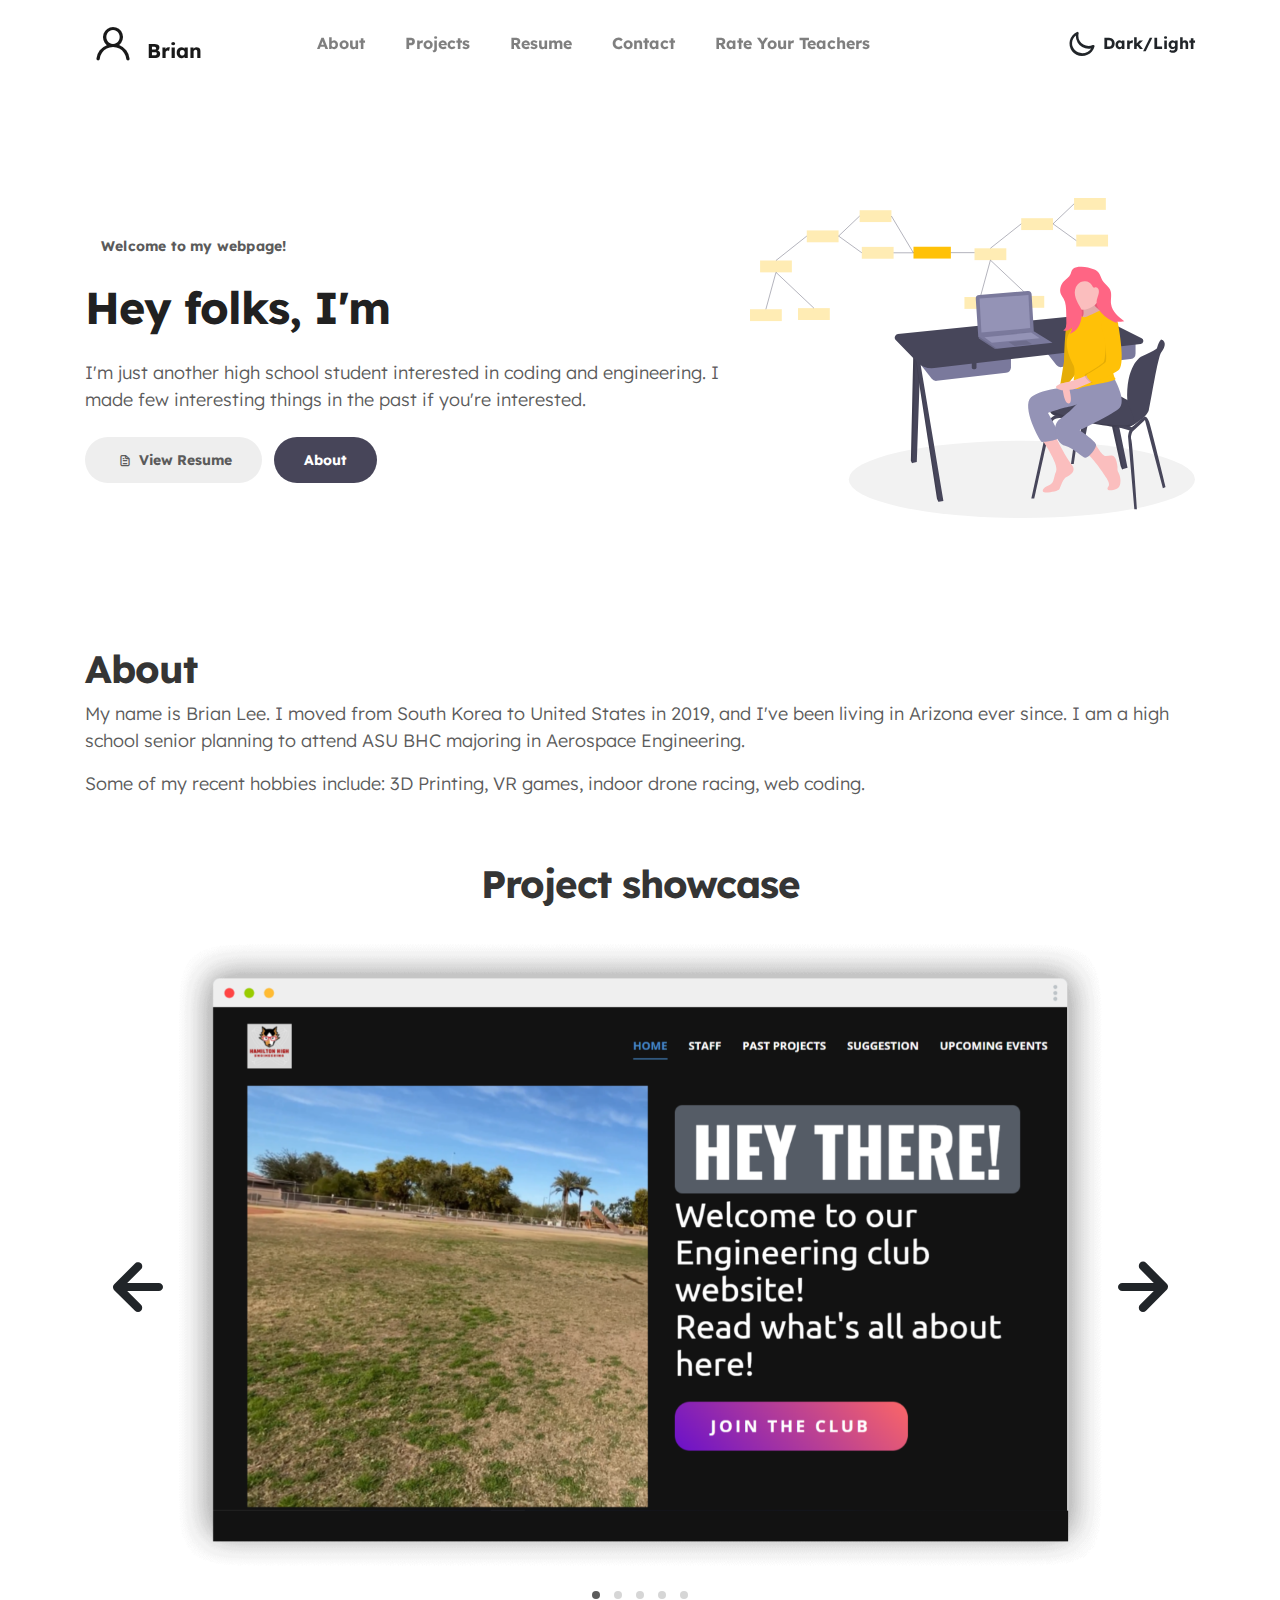
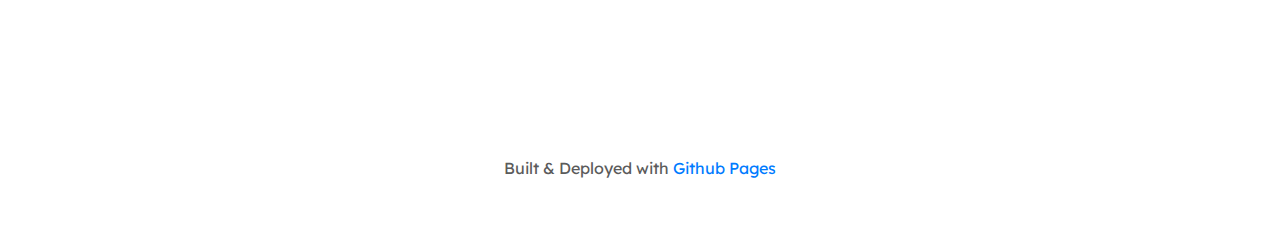
<file: index.html>
<!doctype html>
<html lang="en">
  <head>
    <!-- Shared elements across pages: Head element, nav bar, footer.  -->
	<meta name="robots" content="noindex">
    <meta charset="utf-8">
    <meta name="viewport" content="width=device-width, initial-scale=1, shrink-to-fit=no">
    <meta name="description" content="Useless things that may come in handy">
    <meta name="author" content="Brian; @essy1245 on Github">
    <title>Brian tries coding</title>
    <link rel="stylesheet" href="css/bootstrap.min.css">
    <link rel="stylesheet" href="css/unicons.css">
    <link rel="stylesheet" href="css/owl.carousel.min.css">
    <link rel="stylesheet" href="css/owl.theme.default.min.css">
    <!-- MAIN STYLE -->
    <link rel="stylesheet" href="css/tooplate-style.css">	
	<!-- SUB CSS -->
    <link rel="stylesheet" href="css/custom.css">
  </head>
  <body>

    <!-- MENU -->
    <nav class="navbar navbar-expand-sm navbar-light">
        <div class="container">
            <a class="navbar-brand" href="index.html"><i class='uil uil-user'></i> Brian</a>

            <button class="navbar-toggler" type="button" data-toggle="collapse" data-target="#navbarNav" aria-controls="navbarNav" aria-expanded="false"
                aria-label="Toggle navigation">
                <span class="navbar-toggler-icon"></span>
                <span class="navbar-toggler-icon"></span>
                <span class="navbar-toggler-icon"></span>
            </button>

            <div class="collapse navbar-collapse" id="navbarNav">
                <ul class="navbar-nav mx-auto">
                    <li class="nav-item">
                        <a href="about" class="nav-link"><span data-hover="About">About</span></a>
                    </li>
                    <li class="nav-item">
                        <a href="#project" class="nav-link"><span data-hover="Projects">Projects</span></a>
                    </li>
                    <li class="nav-item">
                        <a href="#resume" class="nav-link"><span data-hover="Resume">Resume</span></a>
                    </li>
                    <li class="nav-item">
                        <a href="#contact" class="nav-link"><span data-hover="Contact">Contact</span></a>
                    </li>
					<li class="nav-item">
                        <a href="teachers" class="nav-link"><span data-hover="Rate Your Teachers">Rate Your Teachers</span></a>
                    </li>					
                </ul>

                <ul class="navbar-nav ml-lg-auto">
                    <div class="ml-lg-4">
                      <div class="color-mode d-lg-flex justify-content-center align-items-center">
                        <i class="color-mode-icon"></i>
                        Dark/Light
                      </div>
                    </div>
                </ul>
            </div>
        </div>
    </nav>

    <!-- ABOUT -->
    <section class="about full-screen d-lg-flex justify-content-center align-items-center" id="about">
        <div class="container">
            <div class="row">
                
                <div class="col-lg-7 col-md-12 col-12 d-flex align-items-center">
                    <div class="about-text">
                        <small class="small-text">Welcome to <span class="mobile-block">my webpage!</span></small>
                        <h1 class="animated animated-text">
                            <span class="mr-2">Hey folks, I'm</span>
                                <div class="animated-info">
                                    <span class="animated-item">Brian Lee</span>
                                    <span class="animated-item">a student</span>
                                    <span class="animated-item">@essy1245</span>
									
                                </div>
                        </h1>

                        <p>I'm just another high school student interested in coding and engineering. I made few interesting things in the past if you're interested. </p>
                        
                        <div class="custom-btn-group mt-4">
                          <a href="#project" class="btn mr-lg-2 custom-btn"><i class='uil uil-file-alt'></i> View Resume</a>
                          <a href="about" class="btn custom-btn custom-btn-bg custom-btn-link">About</a>
                        </div>
                    </div>
                </div>

                <div class="col-lg-5 col-md-12 col-12">
                    <div class="about-image svg">
                        <img src="images/undraw/undraw_software_engineer_lvl5.svg" class="img-fluid" alt="svg image">
                    </div>
                </div>

            </div>
        </div>
    </section>

	<!-- SHORT ABOUT -->
	<section class="container shortabout" id="shortabout">
	
	<h2>About</h2>
	<p>My name is Brian Lee. I moved from South Korea to United States in 2019, and I've been living in Arizona ever since. I am a high school senior planning to attend ASU BHC majoring in Aerospace Engineering.</p><div></div><p>Some of my recent hobbies include: 3D Printing, VR games, indoor drone racing, web coding. </p>
	
	</section>


    <!-- PROJECTS -->
    <section class="project py-5" id="project">
        <div class="container">
                
                <div class="row">
                  <div class="col-lg-11 text-center mx-auto col-12">

                      <div class="col-lg-8 mx-auto">
                        <h2>Project showcase</h2>
                      </div>

                      <div class="owl-carousel owl-theme">
                        <div class="item">
                          <div class="project-info">
                            <img src="images/project/project-image01.png" class="img-fluid" alt="project image">
                          </div>
                        </div>

                        <div class="item">
                          <div class="project-info">
                            <img src="images/project/project-image02.png" class="img-fluid" alt="project image">
                          </div>
                        </div>

                        <div class="item">
                          <div class="project-info">
                            <img src="images/project/project-image03.png" class="img-fluid" alt="project image">
                          </div>
                        </div>

                        <div class="item">
                          <div class="project-info">
                            <img src="images/project/project-image04.png" class="img-fluid" alt="project image">
                          </div>
                        </div>

                        <div class="item">
                          <div class="project-info">
                            <img src="images/project/project-image05.png" class="img-fluid" alt="project image">
                          </div>
                        </div>
                      </div>

                  </div>
                </div>
        </div>
    </section>



   
	



    <!-- FOOTER -->
     <footer class="footer py-5">
          <div class="container">
               <div class="row">

                    <div class="col-lg-12 col-12">                                

                        <p class="copyright-text text-center">Built & Deployed with <a rel="nofollow" href="https://pages.github.com/">Github Pages</a></p>

                    </div>
                    
               </div>
          </div>
     </footer>

    <script src="js/jquery-3.3.1.min.js"></script>
    <script src="js/popper.min.js"></script>
    <script src="js/bootstrap.min.js"></script>
    <script src="js/Headroom.js"></script>
    <script src="js/jQuery.headroom.js"></script>
    <script src="js/owl.carousel.min.js"></script>
    <script src="js/smoothscroll.js"></script>
    <script src="js/custom.js"></script>

  </body>
</html>
</file>
<file: css/unicons.css>
@font-face {
  font-family: 'unicons';
  src: url('../font/unicons.eot?42479262');
  src: url('../font/unicons.eot?42479262#iefix') format('embedded-opentype'),
       url('../font/unicons.woff2?42479262') format('woff2'),
       url('../font/unicons.woff?42479262') format('woff'),
       url('../font/unicons.ttf?42479262') format('truetype'),
       url('../font/unicons.svg?42479262#unicons') format('svg');
  font-weight: normal;
  font-style: normal;
}
/* Chrome hack: SVG is rendered more smooth in Windozze. 100% magic, uncomment if you need it. */
/* Note, that will break hinting! In other OS-es font will be not as sharp as it could be */
/*
@media screen and (-webkit-min-device-pixel-ratio:0) {
  @font-face {
    font-family: 'unicons';
    src: url('../font/unicons.svg?42479262#unicons') format('svg');
  }
}
*/
 
 [class^="uil-"]:before, [class*=" uil-"]:before {
  font-family: "unicons";
  font-style: normal;
  font-weight: normal;
  speak: none;
 
  display: inline-block;
  text-decoration: inherit;
  width: 1em;
  margin-right: .2em;
  text-align: center;
  /* opacity: .8; */
 
  /* For safety - reset parent styles, that can break glyph codes*/
  font-variant: normal;
  text-transform: none;
 
  /* fix buttons height, for twitter bootstrap */
  line-height: 1em;
 
  /* Animation center compensation - margins should be symmetric */
  /* remove if not needed */
  margin-left: .2em;
 
  /* you can be more comfortable with increased icons size */
  /* font-size: 120%; */
 
  /* Font smoothing. That was taken from TWBS */
  -webkit-font-smoothing: antialiased;
  -moz-osx-font-smoothing: grayscale;
 
  /* Uncomment for 3D effect */
  /* text-shadow: 1px 1px 1px rgba(127, 127, 127, 0.3); */
}
 
.uil-abacus:before { content: '\e800'; } /* '' */
.uil-accessible-icon-alt:before { content: '\e801'; } /* '' */
.uil-adjust-alt:before { content: '\e802'; } /* '' */
.uil-adjust-circle:before { content: '\e803'; } /* '' */
.uil-adjust-half:before { content: '\e804'; } /* '' */
.uil-adjust:before { content: '\e805'; } /* '' */
.uil-airplay:before { content: '\e806'; } /* '' */
.uil-align-alt:before { content: '\e807'; } /* '' */
.uil-align-center-alt:before { content: '\e808'; } /* '' */
.uil-align-center-h:before { content: '\e809'; } /* '' */
.uil-align-center-justify:before { content: '\e80a'; } /* '' */
.uil-align-center-v:before { content: '\e80b'; } /* '' */
.uil-align-center:before { content: '\e80c'; } /* '' */
.uil-align-justify:before { content: '\e80d'; } /* '' */
.uil-align-left-justify:before { content: '\e80e'; } /* '' */
.uil-align-left:before { content: '\e80f'; } /* '' */
.uil-align-letter-right:before { content: '\e810'; } /* '' */
.uil-align-right-justify:before { content: '\e811'; } /* '' */
.uil-align-right:before { content: '\e812'; } /* '' */
.uil-align:before { content: '\e813'; } /* '' */
.uil-ambulance:before { content: '\e814'; } /* '' */
.uil-analysis:before { content: '\e815'; } /* '' */
.uil-analytics:before { content: '\e816'; } /* '' */
.uil-anchor:before { content: '\e817'; } /* '' */
.uil-android-phone-slash:before { content: '\e818'; } /* '' */
.uil-angle-double-down:before { content: '\e819'; } /* '' */
.uil-angle-double-left:before { content: '\e81a'; } /* '' */
.uil-angle-double-right:before { content: '\e81b'; } /* '' */
.uil-angle-double-up:before { content: '\e81c'; } /* '' */
.uil-angle-down:before { content: '\e81d'; } /* '' */
.uil-angle-left:before { content: '\e81e'; } /* '' */
.uil-angle-right-b:before { content: '\e81f'; } /* '' */
.uil-angle-right:before { content: '\e820'; } /* '' */
.uil-angle-up:before { content: '\e821'; } /* '' */
.uil-annoyed-alt:before { content: '\e822'; } /* '' */
.uil-annoyed:before { content: '\e823'; } /* '' */
.uil-apps:before { content: '\e824'; } /* '' */
.uil-archive-alt:before { content: '\e825'; } /* '' */
.uil-archive:before { content: '\e826'; } /* '' */
.uil-arrow-break:before { content: '\e827'; } /* '' */
.uil-arrow-circle-down:before { content: '\e828'; } /* '' */
.uil-arrow-circle-left:before { content: '\e829'; } /* '' */
.uil-arrow-circle-right:before { content: '\e82a'; } /* '' */
.uil-arrow-circle-up:before { content: '\e82b'; } /* '' */
.uil-arrow-compress-h:before { content: '\e82c'; } /* '' */
.uil-arrow-down-left:before { content: '\e82d'; } /* '' */
.uil-arrow-down-right:before { content: '\e82e'; } /* '' */
.uil-arrow-down:before { content: '\e82f'; } /* '' */
.uil-arrow-from-right:before { content: '\e830'; } /* '' */
.uil-arrow-from-top:before { content: '\e831'; } /* '' */
.uil-arrow-growth:before { content: '\e832'; } /* '' */
.uil-arrow-left:before { content: '\e833'; } /* '' */
.uil-arrow-random:before { content: '\e834'; } /* '' */
.uil-arrow-resize-diagonal:before { content: '\e835'; } /* '' */
.uil-arrow-right:before { content: '\e836'; } /* '' */
.uil-arrow-to-bottom:before { content: '\e837'; } /* '' */
.uil-arrow-to-right:before { content: '\e838'; } /* '' */
.uil-arrow-up-left:before { content: '\e839'; } /* '' */
.uil-arrow-up-right:before { content: '\e83a'; } /* '' */
.uil-arrow-up:before { content: '\e83b'; } /* '' */
.uil-arrows-h-alt:before { content: '\e83c'; } /* '' */
.uil-arrows-h:before { content: '\e83d'; } /* '' */
.uil-arrows-left-down:before { content: '\e83e'; } /* '' */
.uil-arrows-maximize:before { content: '\e83f'; } /* '' */
.uil-arrows-merge:before { content: '\e840'; } /* '' */
.uil-arrows-resize-h:before { content: '\e841'; } /* '' */
.uil-arrows-resize-v:before { content: '\e842'; } /* '' */
.uil-arrows-resize:before { content: '\e843'; } /* '' */
.uil-arrows-right-down:before { content: '\e844'; } /* '' */
.uil-arrows-shrink-h:before { content: '\e845'; } /* '' */
.uil-arrows-shrink-v:before { content: '\e846'; } /* '' */
.uil-arrows-up-right:before { content: '\e847'; } /* '' */
.uil-arrows-v-alt:before { content: '\e848'; } /* '' */
.uil-arrows-v:before { content: '\e849'; } /* '' */
.uil-at:before { content: '\e84a'; } /* '' */
.uil-atm-card:before { content: '\e84b'; } /* '' */
.uil-atom:before { content: '\e84c'; } /* '' */
.uil-auto-flash:before { content: '\e84d'; } /* '' */
.uil-award-alt:before { content: '\e84e'; } /* '' */
.uil-award:before { content: '\e84f'; } /* '' */
.uil-baby-carriage:before { content: '\e850'; } /* '' */
.uil-backpack:before { content: '\e851'; } /* '' */
.uil-backspace:before { content: '\e852'; } /* '' */
.uil-backward:before { content: '\e853'; } /* '' */
.uil-bag-alt:before { content: '\e854'; } /* '' */
.uil-bag-slash:before { content: '\e855'; } /* '' */
.uil-bag:before { content: '\e856'; } /* '' */
.uil-ball:before { content: '\e857'; } /* '' */
.uil-ban:before { content: '\e858'; } /* '' */
.uil-bars:before { content: '\e859'; } /* '' */
.uil-basketball-hoop:before { content: '\e85a'; } /* '' */
.uil-basketball:before { content: '\e85b'; } /* '' */
.uil-battery-bolt:before { content: '\e85c'; } /* '' */
.uil-battery-empty:before { content: '\e85d'; } /* '' */
.uil-bed-double:before { content: '\e85e'; } /* '' */
.uil-bed:before { content: '\e85f'; } /* '' */
.uil-bell-school:before { content: '\e860'; } /* '' */
.uil-bell-slash:before { content: '\e861'; } /* '' */
.uil-bill:before { content: '\e862'; } /* '' */
.uil-bitcoin-circle:before { content: '\e863'; } /* '' */
.uil-bitcoin:before { content: '\e864'; } /* '' */
.uil-bluetooth-b:before { content: '\e865'; } /* '' */
.uil-bolt-alt:before { content: '\e866'; } /* '' */
.uil-bolt-slash:before { content: '\e867'; } /* '' */
.uil-bolt:before { content: '\e868'; } /* '' */
.uil-book-alt:before { content: '\e869'; } /* '' */
.uil-book-medical:before { content: '\e86a'; } /* '' */
.uil-book-open:before { content: '\e86b'; } /* '' */
.uil-book-reader:before { content: '\e86c'; } /* '' */
.uil-book:before { content: '\e86d'; } /* '' */
.uil-bookmark-full:before { content: '\e86e'; } /* '' */
.uil-bookmark:before { content: '\e86f'; } /* '' */
.uil-books:before { content: '\e870'; } /* '' */
.uil-boombox:before { content: '\e871'; } /* '' */
.uil-border-alt:before { content: '\e872'; } /* '' */
.uil-border-bottom:before { content: '\e873'; } /* '' */
.uil-border-clear:before { content: '\e874'; } /* '' */
.uil-border-horizontal:before { content: '\e875'; } /* '' */
.uil-border-inner:before { content: '\e876'; } /* '' */
.uil-border-left:before { content: '\e877'; } /* '' */
.uil-border-out:before { content: '\e878'; } /* '' */
.uil-border-right:before { content: '\e879'; } /* '' */
.uil-border-top:before { content: '\e87a'; } /* '' */
.uil-border-vertical:before { content: '\e87b'; } /* '' */
.uil-box:before { content: '\e87c'; } /* '' */
.uil-briefcase-alt:before { content: '\e87d'; } /* '' */
.uil-briefcase:before { content: '\e87e'; } /* '' */
.uil-bright:before { content: '\e87f'; } /* '' */
.uil-brightness-empty:before { content: '\e880'; } /* '' */
.uil-brightness-half:before { content: '\e881'; } /* '' */
.uil-brightness-low:before { content: '\e882'; } /* '' */
.uil-brightness-minus:before { content: '\e883'; } /* '' */
.uil-brightness-plus:before { content: '\e884'; } /* '' */
.uil-brightness:before { content: '\e885'; } /* '' */
.uil-bring-bottom:before { content: '\e886'; } /* '' */
.uil-bring-front:before { content: '\e887'; } /* '' */
.uil-brush-alt:before { content: '\e888'; } /* '' */
.uil-bug:before { content: '\e889'; } /* '' */
.uil-building:before { content: '\e88a'; } /* '' */
.uil-bullseye:before { content: '\e88b'; } /* '' */
.uil-bus-alt:before { content: '\e88c'; } /* '' */
.uil-bus-school:before { content: '\e88d'; } /* '' */
.uil-bus:before { content: '\e88e'; } /* '' */
.uil-calcualtor:before { content: '\e88f'; } /* '' */
.uil-calculator-alt:before { content: '\e890'; } /* '' */
.uil-calendar-alt:before { content: '\e891'; } /* '' */
.uil-calendar-slash:before { content: '\e892'; } /* '' */
.uil-calender:before { content: '\e893'; } /* '' */
.uil-calling:before { content: '\e894'; } /* '' */
.uil-camera-plus:before { content: '\e895'; } /* '' */
.uil-camera-slash:before { content: '\e896'; } /* '' */
.uil-camera:before { content: '\e897'; } /* '' */
.uil-cancel:before { content: '\e898'; } /* '' */
.uil-capsule:before { content: '\e899'; } /* '' */
.uil-capture:before { content: '\e89a'; } /* '' */
.uil-car-sideview:before { content: '\e89b'; } /* '' */
.uil-car-slash:before { content: '\e89c'; } /* '' */
.uil-car-wash:before { content: '\e89d'; } /* '' */
.uil-car:before { content: '\e89e'; } /* '' */
.uil-card-atm:before { content: '\e89f'; } /* '' */
.uil-caret-right:before { content: '\e8a0'; } /* '' */
.uil-cart:before { content: '\e8a1'; } /* '' */
.uil-cell:before { content: '\e8a2'; } /* '' */
.uil-celsius:before { content: '\e8a3'; } /* '' */
.uil-chart-bar-alt:before { content: '\e8a4'; } /* '' */
.uil-chart-bar:before { content: '\e8a5'; } /* '' */
.uil-chart-down:before { content: '\e8a6'; } /* '' */
.uil-chart-growth-alt:before { content: '\e8a7'; } /* '' */
.uil-chart-growth:before { content: '\e8a8'; } /* '' */
.uil-chart-line:before { content: '\e8a9'; } /* '' */
.uil-chart-pie-alt:before { content: '\e8aa'; } /* '' */
.uil-chart-pie:before { content: '\e8ab'; } /* '' */
.uil-chart:before { content: '\e8ac'; } /* '' */
.uil-chat-bubble-user:before { content: '\e8ad'; } /* '' */
.uil-chat-info:before { content: '\e8ae'; } /* '' */
.uil-chat:before { content: '\e8af'; } /* '' */
.uil-check-circle:before { content: '\e8b0'; } /* '' */
.uil-check-square:before { content: '\e8b1'; } /* '' */
.uil-check:before { content: '\e8b2'; } /* '' */
.uil-circle-layer:before { content: '\e8b3'; } /* '' */
.uil-circle:before { content: '\e8b4'; } /* '' */
.uil-circuit:before { content: '\e8b5'; } /* '' */
.uil-clapper-board:before { content: '\e8b6'; } /* '' */
.uil-clipboard-alt:before { content: '\e8b7'; } /* '' */
.uil-clipboard-blank:before { content: '\e8b8'; } /* '' */
.uil-clipboard-notes:before { content: '\e8b9'; } /* '' */
.uil-clipboard:before { content: '\e8ba'; } /* '' */
.uil-clock-eight:before { content: '\e8bb'; } /* '' */
.uil-clock-five:before { content: '\e8bc'; } /* '' */
.uil-clock-nine:before { content: '\e8bd'; } /* '' */
.uil-clock-seven:before { content: '\e8be'; } /* '' */
.uil-clock-ten:before { content: '\e8bf'; } /* '' */
.uil-clock-three:before { content: '\e8c0'; } /* '' */
.uil-clock-two:before { content: '\e8c1'; } /* '' */
.uil-clock:before { content: '\e8c2'; } /* '' */
.uil-closed-captioning:before { content: '\e8c3'; } /* '' */
.uil-cloud-block:before { content: '\e8c4'; } /* '' */
.uil-cloud-bookmark:before { content: '\e8c5'; } /* '' */
.uil-cloud-check:before { content: '\e8c6'; } /* '' */
.uil-cloud-computing:before { content: '\e8c7'; } /* '' */
.uil-cloud-data-connection:before { content: '\e8c8'; } /* '' */
.uil-cloud-database-tree:before { content: '\e8c9'; } /* '' */
.uil-cloud-download:before { content: '\e8ca'; } /* '' */
.uil-cloud-drizzle:before { content: '\e8cb'; } /* '' */
.uil-cloud-exclamation:before { content: '\e8cc'; } /* '' */
.uil-cloud-hail:before { content: '\e8cd'; } /* '' */
.uil-cloud-heart:before { content: '\e8ce'; } /* '' */
.uil-cloud-info:before { content: '\e8cf'; } /* '' */
.uil-cloud-lock:before { content: '\e8d0'; } /* '' */
.uil-cloud-meatball:before { content: '\e8d1'; } /* '' */
.uil-cloud-moon-hail:before { content: '\e8d2'; } /* '' */
.uil-cloud-moon-meatball:before { content: '\e8d3'; } /* '' */
.uil-cloud-moon-rain:before { content: '\e8d4'; } /* '' */
.uil-cloud-moon-showers:before { content: '\e8d5'; } /* '' */
.uil-cloud-moon:before { content: '\e8d6'; } /* '' */
.uil-cloud-question:before { content: '\e8d7'; } /* '' */
.uil-cloud-rain-sun:before { content: '\e8d8'; } /* '' */
.uil-cloud-rain:before { content: '\e8d9'; } /* '' */
.uil-cloud-redo:before { content: '\e8da'; } /* '' */
.uil-cloud-set:before { content: '\e8db'; } /* '' */
.uil-cloud-share:before { content: '\e8dc'; } /* '' */
.uil-cloud-shield:before { content: '\e8dd'; } /* '' */
.uil-cloud-showers-alt:before { content: '\e8de'; } /* '' */
.uil-cloud-showers-heavy:before { content: '\e8df'; } /* '' */
.uil-cloud-showers:before { content: '\e8e0'; } /* '' */
.uil-cloud-slash:before { content: '\e8e1'; } /* '' */
.uil-cloud-sun-hail:before { content: '\e8e2'; } /* '' */
.uil-cloud-sun-meatball:before { content: '\e8e3'; } /* '' */
.uil-cloud-sun-rain-alt:before { content: '\e8e4'; } /* '' */
.uil-cloud-sun-rain:before { content: '\e8e5'; } /* '' */
.uil-cloud-sun-tear:before { content: '\e8e6'; } /* '' */
.uil-cloud-sun:before { content: '\e8e7'; } /* '' */
.uil-cloud-times:before { content: '\e8e8'; } /* '' */
.uil-cloud-unlock:before { content: '\e8e9'; } /* '' */
.uil-cloud-upload:before { content: '\e8ea'; } /* '' */
.uil-cloud-wifi:before { content: '\e8eb'; } /* '' */
.uil-cloud-wind:before { content: '\e8ec'; } /* '' */
.uil-cloud:before { content: '\e8ed'; } /* '' */
.uil-clouds:before { content: '\e8ee'; } /* '' */
.uil-club:before { content: '\e8ef'; } /* '' */
.uil-code:before { content: '\e8f0'; } /* '' */
.uil-coffee:before { content: '\e8f1'; } /* '' */
.uil-cog:before { content: '\e8f2'; } /* '' */
.uil-coins:before { content: '\e8f3'; } /* '' */
.uil-columns:before { content: '\e8f4'; } /* '' */
.uil-comment-alt-block:before { content: '\e8f5'; } /* '' */
.uil-comment-alt-chart-lines:before { content: '\e8f6'; } /* '' */
.uil-comment-alt-check:before { content: '\e8f7'; } /* '' */
.uil-comment-alt-dots:before { content: '\e8f8'; } /* '' */
.uil-comment-alt-download:before { content: '\e8f9'; } /* '' */
.uil-comment-alt-edit:before { content: '\e8fa'; } /* '' */
.uil-comment-alt-exclamation:before { content: '\e8fb'; } /* '' */
.uil-comment-alt-heart:before { content: '\e8fc'; } /* '' */
.uil-comment-alt-image:before { content: '\e8fd'; } /* '' */
.uil-comment-alt-info:before { content: '\e8fe'; } /* '' */
.uil-comment-alt-lines:before { content: '\e8ff'; } /* '' */
.uil-comment-alt-lock:before { content: '\e900'; } /* '' */
.uil-comment-alt-medical:before { content: '\e901'; } /* '' */
.uil-comment-alt-message:before { content: '\e902'; } /* '' */
.uil-comment-alt-notes:before { content: '\e903'; } /* '' */
.uil-comment-alt-plus:before { content: '\e904'; } /* '' */
.uil-comment-alt-question:before { content: '\e905'; } /* '' */
.uil-comment-alt-redo:before { content: '\e906'; } /* '' */
.uil-comment-alt-search:before { content: '\e907'; } /* '' */
.uil-comment-alt-share:before { content: '\e908'; } /* '' */
.uil-comment-alt-shield:before { content: '\e909'; } /* '' */
.uil-comment-alt-upload:before { content: '\e90a'; } /* '' */
.uil-comment-alt-verify:before { content: '\e90b'; } /* '' */
.uil-comment-alt:before { content: '\e90c'; } /* '' */
.uil-comment-block:before { content: '\e90d'; } /* '' */
.uil-comment-chart-line:before { content: '\e90e'; } /* '' */
.uil-comment-check:before { content: '\e90f'; } /* '' */
.uil-comment-dots:before { content: '\e910'; } /* '' */
.uil-comment-download:before { content: '\e911'; } /* '' */
.uil-comment-edit:before { content: '\e912'; } /* '' */
.uil-comment-exclamation:before { content: '\e913'; } /* '' */
.uil-comment-heart:before { content: '\e914'; } /* '' */
.uil-comment-image:before { content: '\e915'; } /* '' */
.uil-comment-info-alt:before { content: '\e916'; } /* '' */
.uil-comment-info:before { content: '\e917'; } /* '' */
.uil-comment-lines:before { content: '\e918'; } /* '' */
.uil-comment-lock:before { content: '\e919'; } /* '' */
.uil-comment-medical:before { content: '\e91a'; } /* '' */
.uil-comment-message:before { content: '\e91b'; } /* '' */
.uil-comment-notes:before { content: '\e91c'; } /* '' */
.uil-comment-plus:before { content: '\e91d'; } /* '' */
.uil-comment-question:before { content: '\e91e'; } /* '' */
.uil-comment-redo:before { content: '\e91f'; } /* '' */
.uil-comment-search:before { content: '\e920'; } /* '' */
.uil-comment-share:before { content: '\e921'; } /* '' */
.uil-comment-shield:before { content: '\e922'; } /* '' */
.uil-comment-slash:before { content: '\e923'; } /* '' */
.uil-comment-upload:before { content: '\e924'; } /* '' */
.uil-comment-verify:before { content: '\e925'; } /* '' */
.uil-comment:before { content: '\e926'; } /* '' */
.uil-comments-alt:before { content: '\e927'; } /* '' */
.uil-comments:before { content: '\e928'; } /* '' */
.uil-commnet-alt-slash:before { content: '\e929'; } /* '' */
.uil-compact-disc:before { content: '\e92a'; } /* '' */
.uil-compass:before { content: '\e92b'; } /* '' */
.uil-compress-alt-left:before { content: '\e92c'; } /* '' */
.uil-compress-alt:before { content: '\e92d'; } /* '' */
.uil-compress-arrows:before { content: '\e92e'; } /* '' */
.uil-compress-lines:before { content: '\e92f'; } /* '' */
.uil-compress-point:before { content: '\e930'; } /* '' */
.uil-compress-v:before { content: '\e931'; } /* '' */
.uil-compress:before { content: '\e932'; } /* '' */
.uil-computer-mouse:before { content: '\e933'; } /* '' */
.uil-confused:before { content: '\e934'; } /* '' */
.uil-constructor:before { content: '\e935'; } /* '' */
.uil-copy-alt:before { content: '\e936'; } /* '' */
.uil-copy-landscape:before { content: '\e937'; } /* '' */
.uil-copy:before { content: '\e938'; } /* '' */
.uil-copyright:before { content: '\e939'; } /* '' */
.uil-corner-down-left:before { content: '\e93a'; } /* '' */
.uil-corner-down-right-alt:before { content: '\e93b'; } /* '' */
.uil-corner-down-right:before { content: '\e93c'; } /* '' */
.uil-corner-left-down:before { content: '\e93d'; } /* '' */
.uil-corner-right-down:before { content: '\e93e'; } /* '' */
.uil-corner-up-left-alt:before { content: '\e93f'; } /* '' */
.uil-corner-up-left:before { content: '\e940'; } /* '' */
.uil-corner-up-right-alt:before { content: '\e941'; } /* '' */
.uil-corner-up-right:before { content: '\e942'; } /* '' */
.uil-creative-commons-pd-alt:before { content: '\e943'; } /* '' */
.uil-creative-commons-pd:before { content: '\e944'; } /* '' */
.uil-crockery:before { content: '\e945'; } /* '' */
.uil-crop-alt-rotate-left:before { content: '\e946'; } /* '' */
.uil-crop-alt-rotate-right:before { content: '\e947'; } /* '' */
.uil-crop-alt:before { content: '\e948'; } /* '' */
.uil-crosshair-alt:before { content: '\e949'; } /* '' */
.uil-crosshair:before { content: '\e94a'; } /* '' */
.uil-crosshairs:before { content: '\e94b'; } /* '' */
.uil-cube:before { content: '\e94c'; } /* '' */
.uil-data-sharing:before { content: '\e94d'; } /* '' */
.uil-database-alt:before { content: '\e94e'; } /* '' */
.uil-database:before { content: '\e94f'; } /* '' */
.uil-desert:before { content: '\e950'; } /* '' */
.uil-desktop-alt-slash:before { content: '\e951'; } /* '' */
.uil-desktop-alt:before { content: '\e952'; } /* '' */
.uil-desktop-cloud-alt:before { content: '\e953'; } /* '' */
.uil-desktop-slash:before { content: '\e954'; } /* '' */
.uil-desktop:before { content: '\e955'; } /* '' */
.uil-dialpad-alt:before { content: '\e956'; } /* '' */
.uil-dialpad:before { content: '\e957'; } /* '' */
.uil-diamond:before { content: '\e958'; } /* '' */
.uil-diary-alt:before { content: '\e959'; } /* '' */
.uil-diary:before { content: '\e95a'; } /* '' */
.uil-dice-five:before { content: '\e95b'; } /* '' */
.uil-dice-four:before { content: '\e95c'; } /* '' */
.uil-dice-one:before { content: '\e95d'; } /* '' */
.uil-dice-six:before { content: '\e95e'; } /* '' */
.uil-dice-three:before { content: '\e95f'; } /* '' */
.uil-dice-two:before { content: '\e960'; } /* '' */
.uil-direction:before { content: '\e961'; } /* '' */
.uil-directions:before { content: '\e962'; } /* '' */
.uil-dizzy-meh:before { content: '\e963'; } /* '' */
.uil-dna:before { content: '\e964'; } /* '' */
.uil-document-layout-center:before { content: '\e965'; } /* '' */
.uil-document-layout-left:before { content: '\e966'; } /* '' */
.uil-document-layout-right:before { content: '\e967'; } /* '' */
.uil-document:before { content: '\e968'; } /* '' */
.uil-dollar-alt:before { content: '\e969'; } /* '' */
.uil-dollar-sign-alt:before { content: '\e96a'; } /* '' */
.uil-dollar-sign:before { content: '\e96b'; } /* '' */
.uil-down-arrow:before { content: '\e96c'; } /* '' */
.uil-download-alt:before { content: '\e96d'; } /* '' */
.uil-dribbble:before { content: '\e96e'; } /* '' */
.uil-drill:before { content: '\e96f'; } /* '' */
.uil-dropbox:before { content: '\e970'; } /* '' */
.uil-dumbbell:before { content: '\e971'; } /* '' */
.uil-edit-alt:before { content: '\e972'; } /* '' */
.uil-edit:before { content: '\e973'; } /* '' */
.uil-ellipsis-h:before { content: '\e974'; } /* '' */
.uil-ellipsis-v:before { content: '\e975'; } /* '' */
.uil-emoji:before { content: '\e976'; } /* '' */
.uil-enter:before { content: '\e977'; } /* '' */
.uil-entry:before { content: '\e978'; } /* '' */
.uil-envelope-add:before { content: '\e979'; } /* '' */
.uil-envelope-alt:before { content: '\e97a'; } /* '' */
.uil-envelope-block:before { content: '\e97b'; } /* '' */
.uil-envelope-bookmark:before { content: '\e97c'; } /* '' */
.uil-envelope-check:before { content: '\e97d'; } /* '' */
.uil-envelope-download-alt:before { content: '\e97e'; } /* '' */
.uil-envelope-download:before { content: '\e97f'; } /* '' */
.uil-envelope-edit:before { content: '\e980'; } /* '' */
.uil-envelope-exclamation:before { content: '\e981'; } /* '' */
.uil-envelope-heart:before { content: '\e982'; } /* '' */
.uil-envelope-info:before { content: '\e983'; } /* '' */
.uil-envelope-lock:before { content: '\e984'; } /* '' */
.uil-envelope-minus:before { content: '\e985'; } /* '' */
.uil-envelope-open:before { content: '\e986'; } /* '' */
.uil-envelope-question:before { content: '\e987'; } /* '' */
.uil-envelope-receive:before { content: '\e988'; } /* '' */
.uil-envelope-redo:before { content: '\e989'; } /* '' */
.uil-envelope-search:before { content: '\e98a'; } /* '' */
.uil-envelope-send:before { content: '\e98b'; } /* '' */
.uil-envelope-share:before { content: '\e98c'; } /* '' */
.uil-envelope-shield:before { content: '\e98d'; } /* '' */
.uil-envelope-star:before { content: '\e98e'; } /* '' */
.uil-envelope-times:before { content: '\e98f'; } /* '' */
.uil-envelope-upload-alt:before { content: '\e990'; } /* '' */
.uil-envelope-upload:before { content: '\e991'; } /* '' */
.uil-envelope:before { content: '\e992'; } /* '' */
.uil-envelopes:before { content: '\e993'; } /* '' */
.uil-equal-circle:before { content: '\e994'; } /* '' */
.uil-euro-circle:before { content: '\e995'; } /* '' */
.uil-euro:before { content: '\e996'; } /* '' */
.uil-exchange-alt:before { content: '\e997'; } /* '' */
.uil-exchange:before { content: '\e998'; } /* '' */
.uil-exclamation-circle:before { content: '\e999'; } /* '' */
.uil-exclamation-octagon:before { content: '\e99a'; } /* '' */
.uil-exclamation-triangle:before { content: '\e99b'; } /* '' */
.uil-exclude:before { content: '\e99c'; } /* '' */
.uil-exit:before { content: '\e99d'; } /* '' */
.uil-expand-alt:before { content: '\e99e'; } /* '' */
.uil-expand-arrows-alt:before { content: '\e99f'; } /* '' */
.uil-expand-arrows:before { content: '\e9a0'; } /* '' */
.uil-expand-from-corner:before { content: '\e9a1'; } /* '' */
.uil-expand-left:before { content: '\e9a2'; } /* '' */
.uil-export:before { content: '\e9a3'; } /* '' */
.uil-exposure-alt:before { content: '\e9a4'; } /* '' */
.uil-exposure-increase:before { content: '\e9a5'; } /* '' */
.uil-external-link-alt:before { content: '\e9a6'; } /* '' */
.uil-eye-slash:before { content: '\e9a7'; } /* '' */
.uil-eye:before { content: '\e9a8'; } /* '' */
.uil-facebook:before { content: '\e9a9'; } /* '' */
.uil-fahrenheit:before { content: '\e9aa'; } /* '' */
.uil-fast-mail-alt:before { content: '\e9ab'; } /* '' */
.uil-fast-mail:before { content: '\e9ac'; } /* '' */
.uil-favorite:before { content: '\e9ad'; } /* '' */
.uil-feedback:before { content: '\e9ae'; } /* '' */
.uil-file-alt:before { content: '\e9af'; } /* '' */
.uil-file-blank:before { content: '\e9b0'; } /* '' */
.uil-file-block-alt:before { content: '\e9b1'; } /* '' */
.uil-file-bookmark-alt:before { content: '\e9b2'; } /* '' */
.uil-file-check-alt:before { content: '\e9b3'; } /* '' */
.uil-file-check:before { content: '\e9b4'; } /* '' */
.uil-file-contract-dollar:before { content: '\e9b5'; } /* '' */
.uil-file-copy-alt:before { content: '\e9b6'; } /* '' */
.uil-file-download-alt:before { content: '\e9b7'; } /* '' */
.uil-file-download:before { content: '\e9b8'; } /* '' */
.uil-file-edit-alt:before { content: '\e9b9'; } /* '' */
.uil-file-exclamation-alt:before { content: '\e9ba'; } /* '' */
.uil-file-exclamation:before { content: '\e9bb'; } /* '' */
.uil-file-heart:before { content: '\e9bc'; } /* '' */
.uil-file-info-alt:before { content: '\e9bd'; } /* '' */
.uil-file-landscape-alt:before { content: '\e9be'; } /* '' */
.uil-file-landscape:before { content: '\e9bf'; } /* '' */
.uil-file-lanscape-slash:before { content: '\e9c0'; } /* '' */
.uil-file-lock-alt:before { content: '\e9c1'; } /* '' */
.uil-file-medical-alt:before { content: '\e9c2'; } /* '' */
.uil-file-medical:before { content: '\e9c3'; } /* '' */
.uil-file-minus-alt:before { content: '\e9c4'; } /* '' */
.uil-file-minus:before { content: '\e9c5'; } /* '' */
.uil-file-network:before { content: '\e9c6'; } /* '' */
.uil-file-plus-alt:before { content: '\e9c7'; } /* '' */
.uil-file-plus:before { content: '\e9c8'; } /* '' */
.uil-file-question-alt:before { content: '\e9c9'; } /* '' */
.uil-file-question:before { content: '\e9ca'; } /* '' */
.uil-file-redo-alt:before { content: '\e9cb'; } /* '' */
.uil-file-search-alt:before { content: '\e9cc'; } /* '' */
.uil-file-share-alt:before { content: '\e9cd'; } /* '' */
.uil-file-shield-alt:before { content: '\e9ce'; } /* '' */
.uil-file-slash:before { content: '\e9cf'; } /* '' */
.uil-file-times-alt:before { content: '\e9d0'; } /* '' */
.uil-file-times:before { content: '\e9d1'; } /* '' */
.uil-file-upload-alt:before { content: '\e9d2'; } /* '' */
.uil-file-upload:before { content: '\e9d3'; } /* '' */
.uil-file:before { content: '\e9d4'; } /* '' */
.uil-files-landscapes-alt:before { content: '\e9d5'; } /* '' */
.uil-files-landscapes:before { content: '\e9d6'; } /* '' */
.uil-film:before { content: '\e9d7'; } /* '' */
.uil-filter-slash:before { content: '\e9d8'; } /* '' */
.uil-filter:before { content: '\e9d9'; } /* '' */
.uil-flask-potion:before { content: '\e9da'; } /* '' */
.uil-flask:before { content: '\e9db'; } /* '' */
.uil-flip-h-alt:before { content: '\e9dc'; } /* '' */
.uil-flip-h:before { content: '\e9dd'; } /* '' */
.uil-flip-v-alt:before { content: '\e9de'; } /* '' */
.uil-flip-v:before { content: '\e9df'; } /* '' */
.uil-flower:before { content: '\e9e0'; } /* '' */
.uil-focus-add:before { content: '\e9e1'; } /* '' */
.uil-focus-target:before { content: '\e9e2'; } /* '' */
.uil-focus:before { content: '\e9e3'; } /* '' */
.uil-folder-check:before { content: '\e9e4'; } /* '' */
.uil-folder-download:before { content: '\e9e5'; } /* '' */
.uil-folder-exclamation:before { content: '\e9e6'; } /* '' */
.uil-folder-heart:before { content: '\e9e7'; } /* '' */
.uil-folder-info:before { content: '\e9e8'; } /* '' */
.uil-folder-lock:before { content: '\e9e9'; } /* '' */
.uil-folder-medical:before { content: '\e9ea'; } /* '' */
.uil-folder-minus:before { content: '\e9eb'; } /* '' */
.uil-folder-network:before { content: '\e9ec'; } /* '' */
.uil-folder-plus:before { content: '\e9ed'; } /* '' */
.uil-folder-question:before { content: '\e9ee'; } /* '' */
.uil-folder-slash:before { content: '\e9ef'; } /* '' */
.uil-folder-times:before { content: '\e9f0'; } /* '' */
.uil-folder-upload:before { content: '\e9f1'; } /* '' */
.uil-folder:before { content: '\e9f2'; } /* '' */
.uil-food:before { content: '\e9f3'; } /* '' */
.uil-football-american:before { content: '\e9f4'; } /* '' */
.uil-football-ball:before { content: '\e9f5'; } /* '' */
.uil-football:before { content: '\e9f6'; } /* '' */
.uil-forecastcloud-moon-tear:before { content: '\e9f7'; } /* '' */
.uil-forwaded-call:before { content: '\e9f8'; } /* '' */
.uil-forward:before { content: '\e9f9'; } /* '' */
.uil-frown:before { content: '\e9fa'; } /* '' */
.uil-game-structure:before { content: '\e9fb'; } /* '' */
.uil-game:before { content: '\e9fc'; } /* '' */
.uil-gift:before { content: '\e9fd'; } /* '' */
.uil-glass-martini-alt-slash:before { content: '\e9fe'; } /* '' */
.uil-glass-martini-alt:before { content: '\e9ff'; } /* '' */
.uil-glass-martini:before { content: '\ea00'; } /* '' */
.uil-glass-tea:before { content: '\ea01'; } /* '' */
.uil-glass:before { content: '\ea02'; } /* '' */
.uil-globe:before { content: '\ea03'; } /* '' */
.uil-gold:before { content: '\ea04'; } /* '' */
.uil-google-drive:before { content: '\ea05'; } /* '' */
.uil-graduation-hat:before { content: '\ea06'; } /* '' */
.uil-graph-bar:before { content: '\ea07'; } /* '' */
.uil-grid:before { content: '\ea08'; } /* '' */
.uil-grids:before { content: '\ea09'; } /* '' */
.uil-grin-tongue-wink-alt:before { content: '\ea0a'; } /* '' */
.uil-grin-tongue-wink:before { content: '\ea0b'; } /* '' */
.uil-grin:before { content: '\ea0c'; } /* '' */
.uil-grip-horizontal-line:before { content: '\ea0d'; } /* '' */
.uil-hdd:before { content: '\ea0e'; } /* '' */
.uil-headphones-alt:before { content: '\ea0f'; } /* '' */
.uil-headphones:before { content: '\ea10'; } /* '' */
.uil-heart-alt:before { content: '\ea11'; } /* '' */
.uil-heart-medical:before { content: '\ea12'; } /* '' */
.uil-heart-rate:before { content: '\ea13'; } /* '' */
.uil-heart-sign:before { content: '\ea14'; } /* '' */
.uil-heart:before { content: '\ea15'; } /* '' */
.uil-heartbeat:before { content: '\ea16'; } /* '' */
.uil-history-alt:before { content: '\ea17'; } /* '' */
.uil-history:before { content: '\ea18'; } /* '' */
.uil-home-alt:before { content: '\ea19'; } /* '' */
.uil-home:before { content: '\ea1a'; } /* '' */
.uil-horizontal-align-center:before { content: '\ea1b'; } /* '' */
.uil-horizontal-align-left:before { content: '\ea1c'; } /* '' */
.uil-horizontal-align-right:before { content: '\ea1d'; } /* '' */
.uil-horizontal-distribution-center:before { content: '\ea1e'; } /* '' */
.uil-horizontal-distribution-left:before { content: '\ea1f'; } /* '' */
.uil-horizontal-distribution-right:before { content: '\ea20'; } /* '' */
.uil-hunting:before { content: '\ea21'; } /* '' */
.uil-image-alt-slash:before { content: '\ea22'; } /* '' */
.uil-image-block:before { content: '\ea23'; } /* '' */
.uil-image-broken:before { content: '\ea24'; } /* '' */
.uil-image-check:before { content: '\ea25'; } /* '' */
.uil-image-download:before { content: '\ea26'; } /* '' */
.uil-image-edit:before { content: '\ea27'; } /* '' */
.uil-image-lock:before { content: '\ea28'; } /* '' */
.uil-image-minus:before { content: '\ea29'; } /* '' */
.uil-image-plus:before { content: '\ea2a'; } /* '' */
.uil-image-question:before { content: '\ea2b'; } /* '' */
.uil-image-redo:before { content: '\ea2c'; } /* '' */
.uil-image-resize-landscape:before { content: '\ea2d'; } /* '' */
.uil-image-resize-square:before { content: '\ea2e'; } /* '' */
.uil-image-search:before { content: '\ea2f'; } /* '' */
.uil-image-share:before { content: '\ea30'; } /* '' */
.uil-image-shield:before { content: '\ea31'; } /* '' */
.uil-image-slash:before { content: '\ea32'; } /* '' */
.uil-image-times:before { content: '\ea33'; } /* '' */
.uil-image-upload:before { content: '\ea34'; } /* '' */
.uil-image-v:before { content: '\ea35'; } /* '' */
.uil-image:before { content: '\ea36'; } /* '' */
.uil-images:before { content: '\ea37'; } /* '' */
.uil-incoming-call:before { content: '\ea38'; } /* '' */
.uil-info-circle:before { content: '\ea39'; } /* '' */
.uil-instagram:before { content: '\ea3a'; } /* '' */
.uil-invoice:before { content: '\ea3b'; } /* '' */
.uil-jackhammer:before { content: '\ea3c'; } /* '' */
.uil-kayak:before { content: '\ea3d'; } /* '' */
.uil-key-skeleton-alt:before { content: '\ea3e'; } /* '' */
.uil-key-skeleton:before { content: '\ea3f'; } /* '' */
.uil-keyboard-alt:before { content: '\ea40'; } /* '' */
.uil-keyboard-hide:before { content: '\ea41'; } /* '' */
.uil-keyboard-show:before { content: '\ea42'; } /* '' */
.uil-keyboard:before { content: '\ea43'; } /* '' */
.uil-keyhole-circle:before { content: '\ea44'; } /* '' */
.uil-keyhole-square-full:before { content: '\ea45'; } /* '' */
.uil-keyhole-square:before { content: '\ea46'; } /* '' */
.uil-kid:before { content: '\ea47'; } /* '' */
.uil-label-alt:before { content: '\ea48'; } /* '' */
.uil-label:before { content: '\ea49'; } /* '' */
.uil-lamp:before { content: '\ea4a'; } /* '' */
.uil-laptop-cloud:before { content: '\ea4b'; } /* '' */
.uil-laptop:before { content: '\ea4c'; } /* '' */
.uil-laughing:before { content: '\ea4d'; } /* '' */
.uil-layer-group-slash:before { content: '\ea4e'; } /* '' */
.uil-layer-group:before { content: '\ea4f'; } /* '' */
.uil-layers-alt:before { content: '\ea50'; } /* '' */
.uil-layers-slash:before { content: '\ea51'; } /* '' */
.uil-layers:before { content: '\ea52'; } /* '' */
.uil-left-arrow-from-left:before { content: '\ea53'; } /* '' */
.uil-left-arrow-to-left:before { content: '\ea54'; } /* '' */
.uil-left-indent-alt:before { content: '\ea55'; } /* '' */
.uil-left-indent:before { content: '\ea56'; } /* '' */
.uil-life-ring:before { content: '\ea57'; } /* '' */
.uil-lightbulb-alt:before { content: '\ea58'; } /* '' */
.uil-lightbulb:before { content: '\ea59'; } /* '' */
.uil-line-alt:before { content: '\ea5a'; } /* '' */
.uil-line-spacing:before { content: '\ea5b'; } /* '' */
.uil-link-alt:before { content: '\ea5c'; } /* '' */
.uil-link-broken:before { content: '\ea5d'; } /* '' */
.uil-link-h:before { content: '\ea5e'; } /* '' */
.uil-link:before { content: '\ea5f'; } /* '' */
.uil-list-ui-alt:before { content: '\ea60'; } /* '' */
.uil-list-ul:before { content: '\ea61'; } /* '' */
.uil-location-arrow-alt:before { content: '\ea62'; } /* '' */
.uil-location-arrow:before { content: '\ea63'; } /* '' */
.uil-location-pin-alt:before { content: '\ea64'; } /* '' */
.uil-location-point:before { content: '\ea65'; } /* '' */
.uil-location:before { content: '\ea66'; } /* '' */
.uil-lock-access:before { content: '\ea67'; } /* '' */
.uil-lock-alt:before { content: '\ea68'; } /* '' */
.uil-lock-open-alt:before { content: '\ea69'; } /* '' */
.uil-lock-slash:before { content: '\ea6a'; } /* '' */
.uil-lock:before { content: '\ea6b'; } /* '' */
.uil-mailbox-alt:before { content: '\ea6c'; } /* '' */
.uil-mailbox:before { content: '\ea6d'; } /* '' */
.uil-map-marker-alt:before { content: '\ea6e'; } /* '' */
.uil-map-marker-edit:before { content: '\ea6f'; } /* '' */
.uil-map-marker-info:before { content: '\ea70'; } /* '' */
.uil-map-marker-minus:before { content: '\ea71'; } /* '' */
.uil-map-marker-plus:before { content: '\ea72'; } /* '' */
.uil-map-marker-question:before { content: '\ea73'; } /* '' */
.uil-map-marker-shield:before { content: '\ea74'; } /* '' */
.uil-map-marker-slash:before { content: '\ea75'; } /* '' */
.uil-map-marker:before { content: '\ea76'; } /* '' */
.uil-map-pin-alt:before { content: '\ea77'; } /* '' */
.uil-map-pin:before { content: '\ea78'; } /* '' */
.uil-map:before { content: '\ea79'; } /* '' */
.uil-mars:before { content: '\ea7a'; } /* '' */
.uil-maximize-left:before { content: '\ea7b'; } /* '' */
.uil-medal:before { content: '\ea7c'; } /* '' */
.uil-medical-drip:before { content: '\ea7d'; } /* '' */
.uil-medical-square-full:before { content: '\ea7e'; } /* '' */
.uil-medical-square:before { content: '\ea7f'; } /* '' */
.uil-medical:before { content: '\ea80'; } /* '' */
.uil-medkit:before { content: '\ea81'; } /* '' */
.uil-meeting-board:before { content: '\ea82'; } /* '' */
.uil-meh-alt:before { content: '\ea83'; } /* '' */
.uil-meh-closed-eye:before { content: '\ea84'; } /* '' */
.uil-meh:before { content: '\ea85'; } /* '' */
.uil-message:before { content: '\ea86'; } /* '' */
.uil-microphone-slash:before { content: '\ea87'; } /* '' */
.uil-microphone:before { content: '\ea88'; } /* '' */
.uil-minus-circle:before { content: '\ea89'; } /* '' */
.uil-minus-path:before { content: '\ea8a'; } /* '' */
.uil-minus-square-full:before { content: '\ea8b'; } /* '' */
.uil-minus-square:before { content: '\ea8c'; } /* '' */
.uil-minus:before { content: '\ea8d'; } /* '' */
.uil-missed-call:before { content: '\ea8e'; } /* '' */
.uil-mobey-bill-slash:before { content: '\ea8f'; } /* '' */
.uil-mobile-android-alt:before { content: '\ea90'; } /* '' */
.uil-mobile-android:before { content: '\ea91'; } /* '' */
.uil-mobile-vibrate:before { content: '\ea92'; } /* '' */
.uil-modem:before { content: '\ea93'; } /* '' */
.uil-money-bill-stack:before { content: '\ea94'; } /* '' */
.uil-money-bill:before { content: '\ea95'; } /* '' */
.uil-money-insert:before { content: '\ea96'; } /* '' */
.uil-money-stack:before { content: '\ea97'; } /* '' */
.uil-money-withdraw:before { content: '\ea98'; } /* '' */
.uil-money-withdrawal:before { content: '\ea99'; } /* '' */
.uil-moneybag-alt:before { content: '\ea9a'; } /* '' */
.uil-moneybag:before { content: '\ea9b'; } /* '' */
.uil-monitor-heart-rate:before { content: '\ea9c'; } /* '' */
.uil-monitor:before { content: '\ea9d'; } /* '' */
.uil-moon-eclipse:before { content: '\ea9e'; } /* '' */
.uil-moon:before { content: '\ea9f'; } /* '' */
.uil-moonset:before { content: '\eaa0'; } /* '' */
.uil-mountains-sun:before { content: '\eaa1'; } /* '' */
.uil-mountains:before { content: '\eaa2'; } /* '' */
.uil-mouse-alt:before { content: '\eaa3'; } /* '' */
.uil-mouse:before { content: '\eaa4'; } /* '' */
.uil-multiply:before { content: '\eaa5'; } /* '' */
.uil-music-note:before { content: '\eaa6'; } /* '' */
.uil-music-tune-slash:before { content: '\eaa7'; } /* '' */
.uil-music:before { content: '\eaa8'; } /* '' */
.uil-n-a:before { content: '\eaa9'; } /* '' */
.uil-navigator:before { content: '\eaaa'; } /* '' */
.uil-nerd:before { content: '\eaab'; } /* '' */
.uil-newspaper:before { content: '\eaac'; } /* '' */
.uil-ninja:before { content: '\eaad'; } /* '' */
.uil-no-entry:before { content: '\eaae'; } /* '' */
.uil-notebooks:before { content: '\eaaf'; } /* '' */
.uil-notes:before { content: '\eab0'; } /* '' */
.uil-object-group:before { content: '\eab1'; } /* '' */
.uil-object-ungroup:before { content: '\eab2'; } /* '' */
.uil-octagon:before { content: '\eab3'; } /* '' */
.uil-outgoing-call:before { content: '\eab4'; } /* '' */
.uil-package:before { content: '\eab5'; } /* '' */
.uil-padlock:before { content: '\eab6'; } /* '' */
.uil-paint-tool:before { content: '\eab7'; } /* '' */
.uil-panorama-h-alt:before { content: '\eab8'; } /* '' */
.uil-panorama-h:before { content: '\eab9'; } /* '' */
.uil-panorama-v:before { content: '\eaba'; } /* '' */
.uil-paperclip:before { content: '\eabb'; } /* '' */
.uil-paragraph:before { content: '\eabc'; } /* '' */
.uil-parcel:before { content: '\eabd'; } /* '' */
.uil-parking-square:before { content: '\eabe'; } /* '' */
.uil-pathfinder-unite:before { content: '\eabf'; } /* '' */
.uil-pathfinder:before { content: '\eac0'; } /* '' */
.uil-pause-circle:before { content: '\eac1'; } /* '' */
.uil-pause:before { content: '\eac2'; } /* '' */
.uil-pen:before { content: '\eac3'; } /* '' */
.uil-pentagon:before { content: '\eac4'; } /* '' */
.uil-phone-alt:before { content: '\eac5'; } /* '' */
.uil-phone-pause:before { content: '\eac6'; } /* '' */
.uil-phone-slash:before { content: '\eac7'; } /* '' */
.uil-phone-times:before { content: '\eac8'; } /* '' */
.uil-phone-volume:before { content: '\eac9'; } /* '' */
.uil-phone:before { content: '\eaca'; } /* '' */
.uil-picture:before { content: '\eacb'; } /* '' */
.uil-plane-arrival:before { content: '\eacc'; } /* '' */
.uil-plane-departure:before { content: '\eacd'; } /* '' */
.uil-plane-fly:before { content: '\eace'; } /* '' */
.uil-plane:before { content: '\eacf'; } /* '' */
.uil-play-circle:before { content: '\ead0'; } /* '' */
.uil-play:before { content: '\ead1'; } /* '' */
.uil-plug:before { content: '\ead2'; } /* '' */
.uil-plus-circle:before { content: '\ead3'; } /* '' */
.uil-plus-square:before { content: '\ead4'; } /* '' */
.uil-plus:before { content: '\ead5'; } /* '' */
.uil-podium:before { content: '\ead6'; } /* '' */
.uil-polygon:before { content: '\ead7'; } /* '' */
.uil-post-stamp:before { content: '\ead8'; } /* '' */
.uil-postcard:before { content: '\ead9'; } /* '' */
.uil-pound-circle:before { content: '\eada'; } /* '' */
.uil-pound:before { content: '\eadb'; } /* '' */
.uil-power:before { content: '\eadc'; } /* '' */
.uil-prescription-bottle:before { content: '\eadd'; } /* '' */
.uil-presentation-check:before { content: '\eade'; } /* '' */
.uil-presentation-edit:before { content: '\eadf'; } /* '' */
.uil-presentation-line:before { content: '\eae0'; } /* '' */
.uil-presentation-lines-alt:before { content: '\eae1'; } /* '' */
.uil-presentation-minus:before { content: '\eae2'; } /* '' */
.uil-presentation-play:before { content: '\eae3'; } /* '' */
.uil-presentation-plus:before { content: '\eae4'; } /* '' */
.uil-presentation-times:before { content: '\eae5'; } /* '' */
.uil-presentation:before { content: '\eae6'; } /* '' */
.uil-previous:before { content: '\eae7'; } /* '' */
.uil-pricetag-alt:before { content: '\eae8'; } /* '' */
.uil-print-slash:before { content: '\eae9'; } /* '' */
.uil-print:before { content: '\eaea'; } /* '' */
.uil-processor:before { content: '\eaeb'; } /* '' */
.uil-pump:before { content: '\eaec'; } /* '' */
.uil-puzzle-piece:before { content: '\eaed'; } /* '' */
.uil-question-circle:before { content: '\eaee'; } /* '' */
.uil-rainbow:before { content: '\eaef'; } /* '' */
.uil-raindrops-alt:before { content: '\eaf0'; } /* '' */
.uil-raindrops:before { content: '\eaf1'; } /* '' */
.uil-receipt-alt:before { content: '\eaf2'; } /* '' */
.uil-receipt:before { content: '\eaf3'; } /* '' */
.uil-record-audio:before { content: '\eaf4'; } /* '' */
.uil-redo:before { content: '\eaf5'; } /* '' */
.uil-refresh:before { content: '\eaf6'; } /* '' */
.uil-registered:before { content: '\eaf7'; } /* '' */
.uil-repeat:before { content: '\eaf8'; } /* '' */
.uil-restaurant:before { content: '\eaf9'; } /* '' */
.uil-right-indent-alt:before { content: '\eafa'; } /* '' */
.uil-rope-way:before { content: '\eafb'; } /* '' */
.uil-rotate-360:before { content: '\eafc'; } /* '' */
.uil-rss-alt:before { content: '\eafd'; } /* '' */
.uil-rss-interface:before { content: '\eafe'; } /* '' */
.uil-rss:before { content: '\eaff'; } /* '' */
.uil-ruler-combined:before { content: '\eb00'; } /* '' */
.uil-ruler:before { content: '\eb01'; } /* '' */
.uil-sad-cry:before { content: '\eb02'; } /* '' */
.uil-sad-crying:before { content: '\eb03'; } /* '' */
.uil-sad-dizzy:before { content: '\eb04'; } /* '' */
.uil-sad-squint:before { content: '\eb05'; } /* '' */
.uil-sad:before { content: '\eb06'; } /* '' */
.uil-scaling-left:before { content: '\eb07'; } /* '' */
.uil-scaling-right:before { content: '\eb08'; } /* '' */
.uil-scenery:before { content: '\eb09'; } /* '' */
.uil-schedule:before { content: '\eb0a'; } /* '' */
.uil-science:before { content: '\eb0b'; } /* '' */
.uil-screw:before { content: '\eb0c'; } /* '' */
.uil-scroll-h:before { content: '\eb0d'; } /* '' */
.uil-scroll:before { content: '\eb0e'; } /* '' */
.uil-search-alt:before { content: '\eb0f'; } /* '' */
.uil-search-minus:before { content: '\eb10'; } /* '' */
.uil-search-plus:before { content: '\eb11'; } /* '' */
.uil-search:before { content: '\eb12'; } /* '' */
.uil-server-alt:before { content: '\eb13'; } /* '' */
.uil-server-connection:before { content: '\eb14'; } /* '' */
.uil-server-network-alt:before { content: '\eb15'; } /* '' */
.uil-server-network:before { content: '\eb16'; } /* '' */
.uil-server:before { content: '\eb17'; } /* '' */
.uil-servers:before { content: '\eb18'; } /* '' */
.uil-servicemark:before { content: '\eb19'; } /* '' */
.uil-share-alt:before { content: '\eb1a'; } /* '' */
.uil-shield-check:before { content: '\eb1b'; } /* '' */
.uil-shield-exclamation:before { content: '\eb1c'; } /* '' */
.uil-shield-question:before { content: '\eb1d'; } /* '' */
.uil-shield-slash:before { content: '\eb1e'; } /* '' */
.uil-shield:before { content: '\eb1f'; } /* '' */
.uil-ship:before { content: '\eb20'; } /* '' */
.uil-shop:before { content: '\eb21'; } /* '' */
.uil-shopping-basket:before { content: '\eb22'; } /* '' */
.uil-shopping-cart-alt:before { content: '\eb23'; } /* '' */
.uil-shopping-trolley:before { content: '\eb24'; } /* '' */
.uil-shovel:before { content: '\eb25'; } /* '' */
.uil-shrink:before { content: '\eb26'; } /* '' */
.uil-shuffle:before { content: '\eb27'; } /* '' */
.uil-shutter-alt:before { content: '\eb28'; } /* '' */
.uil-shutter:before { content: '\eb29'; } /* '' */
.uil-sick:before { content: '\eb2a'; } /* '' */
.uil-sign-alt:before { content: '\eb2b'; } /* '' */
.uil-sign-in-alt:before { content: '\eb2c'; } /* '' */
.uil-sign-left:before { content: '\eb2d'; } /* '' */
.uil-sign-out-alt:before { content: '\eb2e'; } /* '' */
.uil-sign-right:before { content: '\eb2f'; } /* '' */
.uil-signal-alt-3:before { content: '\eb30'; } /* '' */
.uil-signal-alt:before { content: '\eb31'; } /* '' */
.uil-signal:before { content: '\eb32'; } /* '' */
.uil-silence:before { content: '\eb33'; } /* '' */
.uil-silent-squint:before { content: '\eb34'; } /* '' */
.uil-sim-card:before { content: '\eb35'; } /* '' */
.uil-sitemap:before { content: '\eb36'; } /* '' */
.uil-skip-forward-alt:before { content: '\eb37'; } /* '' */
.uil-skip-forward-circle:before { content: '\eb38'; } /* '' */
.uil-skip-forward:before { content: '\eb39'; } /* '' */
.uil-sliders-v-alt:before { content: '\eb3a'; } /* '' */
.uil-sliders-v:before { content: '\eb3b'; } /* '' */
.uil-smile-beam:before { content: '\eb3c'; } /* '' */
.uil-smile-dizzy:before { content: '\eb3d'; } /* '' */
.uil-smile-squint-wink-alt:before { content: '\eb3e'; } /* '' */
.uil-smile-squint-wink:before { content: '\eb3f'; } /* '' */
.uil-smile-wink-alt:before { content: '\eb40'; } /* '' */
.uil-smile-wink:before { content: '\eb41'; } /* '' */
.uil-smile:before { content: '\eb42'; } /* '' */
.uil-snow-flake:before { content: '\eb43'; } /* '' */
.uil-snowflake-alt:before { content: '\eb44'; } /* '' */
.uil-snowflake:before { content: '\eb45'; } /* '' */
.uil-sort-amount-down:before { content: '\eb46'; } /* '' */
.uil-sort-amount-up:before { content: '\eb47'; } /* '' */
.uil-sort:before { content: '\eb48'; } /* '' */
.uil-sorting:before { content: '\eb49'; } /* '' */
.uil-space-key:before { content: '\eb4a'; } /* '' */
.uil-spade:before { content: '\eb4b'; } /* '' */
.uil-sperms:before { content: '\eb4c'; } /* '' */
.uil-spin:before { content: '\eb4d'; } /* '' */
.uil-sport:before { content: '\eb4e'; } /* '' */
.uil-square-full:before { content: '\eb4f'; } /* '' */
.uil-square-shape:before { content: '\eb50'; } /* '' */
.uil-square:before { content: '\eb51'; } /* '' */
.uil-squint:before { content: '\eb52'; } /* '' */
.uil-star-half-alt:before { content: '\eb53'; } /* '' */
.uil-star:before { content: '\eb54'; } /* '' */
.uil-step-backward-alt:before { content: '\eb55'; } /* '' */
.uil-step-backward-circle:before { content: '\eb56'; } /* '' */
.uil-step-backward:before { content: '\eb57'; } /* '' */
.uil-step-forward:before { content: '\eb58'; } /* '' */
.uil-stop-circle:before { content: '\eb59'; } /* '' */
.uil-stopwatch-slash:before { content: '\eb5a'; } /* '' */
.uil-stopwatch:before { content: '\eb5b'; } /* '' */
.uil-store-alt:before { content: '\eb5c'; } /* '' */
.uil-store:before { content: '\eb5d'; } /* '' */
.uil-streering:before { content: '\eb5e'; } /* '' */
.uil-stretcher:before { content: '\eb5f'; } /* '' */
.uil-subject:before { content: '\eb60'; } /* '' */
.uil-subway-alt:before { content: '\eb61'; } /* '' */
.uil-subway:before { content: '\eb62'; } /* '' */
.uil-suitcase-alt:before { content: '\eb63'; } /* '' */
.uil-suitcase:before { content: '\eb64'; } /* '' */
.uil-sun:before { content: '\eb65'; } /* '' */
.uil-sunset:before { content: '\eb66'; } /* '' */
.uil-surprise:before { content: '\eb67'; } /* '' */
.uil-swatchbook:before { content: '\eb68'; } /* '' */
.uil-swimmer:before { content: '\eb69'; } /* '' */
.uil-symbol:before { content: '\eb6a'; } /* '' */
.uil-sync-exclamation:before { content: '\eb6b'; } /* '' */
.uil-sync-slash:before { content: '\eb6c'; } /* '' */
.uil-sync:before { content: '\eb6d'; } /* '' */
.uil-syringe:before { content: '\eb6e'; } /* '' */
.uil-table:before { content: '\eb6f'; } /* '' */
.uil-tablet:before { content: '\eb70'; } /* '' */
.uil-tablets:before { content: '\eb71'; } /* '' */
.uil-tachometer-fast:before { content: '\eb72'; } /* '' */
.uil-tag-alt:before { content: '\eb73'; } /* '' */
.uil-tag:before { content: '\eb74'; } /* '' */
.uil-tape:before { content: '\eb75'; } /* '' */
.uil-taxi:before { content: '\eb76'; } /* '' */
.uil-tear:before { content: '\eb77'; } /* '' */
.uil-technology:before { content: '\eb78'; } /* '' */
.uil-telescope:before { content: '\eb79'; } /* '' */
.uil-temperature-empty:before { content: '\eb7a'; } /* '' */
.uil-temperature-half:before { content: '\eb7b'; } /* '' */
.uil-temperature-minus:before { content: '\eb7c'; } /* '' */
.uil-temperature-plus:before { content: '\eb7d'; } /* '' */
.uil-temperature-quarter:before { content: '\eb7e'; } /* '' */
.uil-temperature-three-quarter:before { content: '\eb7f'; } /* '' */
.uil-temperature:before { content: '\eb80'; } /* '' */
.uil-text:before { content: '\eb81'; } /* '' */
.uil-th-large:before { content: '\eb82'; } /* '' */
.uil-th-slash:before { content: '\eb83'; } /* '' */
.uil-th:before { content: '\eb84'; } /* '' */
.uil-thermometer:before { content: '\eb85'; } /* '' */
.uil-thumbs-down:before { content: '\eb86'; } /* '' */
.uil-thumbs-up:before { content: '\eb87'; } /* '' */
.uil-thunderstorm-moon:before { content: '\eb88'; } /* '' */
.uil-thunderstorm-sun:before { content: '\eb89'; } /* '' */
.uil-thunderstorm:before { content: '\eb8a'; } /* '' */
.uil-ticket:before { content: '\eb8b'; } /* '' */
.uil-times-circle:before { content: '\eb8c'; } /* '' */
.uil-times-square:before { content: '\eb8d'; } /* '' */
.uil-times:before { content: '\eb8e'; } /* '' */
.uil-toggle-off:before { content: '\eb8f'; } /* '' */
.uil-toggle-on:before { content: '\eb90'; } /* '' */
.uil-top-arrow-from-top:before { content: '\eb91'; } /* '' */
.uil-top-arrow-to-top:before { content: '\eb92'; } /* '' */
.uil-tornado:before { content: '\eb93'; } /* '' */
.uil-trademark-circle:before { content: '\eb94'; } /* '' */
.uil-trademark:before { content: '\eb95'; } /* '' */
.uil-traffic-barrier:before { content: '\eb96'; } /* '' */
.uil-trash-alt:before { content: '\eb97'; } /* '' */
.uil-trash:before { content: '\eb98'; } /* '' */
.uil-trees:before { content: '\eb99'; } /* '' */
.uil-triangle:before { content: '\eb9a'; } /* '' */
.uil-trophy:before { content: '\eb9b'; } /* '' */
.uil-trowel:before { content: '\eb9c'; } /* '' */
.uil-truck-case:before { content: '\eb9d'; } /* '' */
.uil-truck-loading:before { content: '\eb9e'; } /* '' */
.uil-truck:before { content: '\eb9f'; } /* '' */
.uil-tv-retro-slash:before { content: '\eba0'; } /* '' */
.uil-tv-retro:before { content: '\eba1'; } /* '' */
.uil-umbrella:before { content: '\eba2'; } /* '' */
.uil-unamused:before { content: '\eba3'; } /* '' */
.uil-unlock-alt:before { content: '\eba4'; } /* '' */
.uil-unlock:before { content: '\eba5'; } /* '' */
.uil-upload-alt:before { content: '\eba6'; } /* '' */
.uil-upload:before { content: '\eba7'; } /* '' */
.uil-usd-circle:before { content: '\eba8'; } /* '' */
.uil-usd-square:before { content: '\eba9'; } /* '' */
.uil-user-check:before { content: '\ebaa'; } /* '' */
.uil-user-circle:before { content: '\ebab'; } /* '' */
.uil-user-exclamation:before { content: '\ebac'; } /* '' */
.uil-user-hard-hat:before { content: '\ebad'; } /* '' */
.uil-user-minus:before { content: '\ebae'; } /* '' */
.uil-user-plus:before { content: '\ebaf'; } /* '' */
.uil-user-square:before { content: '\ebb0'; } /* '' */
.uil-user-times:before { content: '\ebb1'; } /* '' */
.uil-user:before { content: '\ebb2'; } /* '' */
.uil-users-alt:before { content: '\ebb3'; } /* '' */
.uil-utensils-alt:before { content: '\ebb4'; } /* '' */
.uil-utensils:before { content: '\ebb5'; } /* '' */
.uil-vector-square-alt:before { content: '\ebb6'; } /* '' */
.uil-vector-square:before { content: '\ebb7'; } /* '' */
.uil-venus:before { content: '\ebb8'; } /* '' */
.uil-vertical-align-bottom:before { content: '\ebb9'; } /* '' */
.uil-vertical-align-center:before { content: '\ebba'; } /* '' */
.uil-vertical-align-top:before { content: '\ebbb'; } /* '' */
.uil-vertical-distribute-bottom:before { content: '\ebbc'; } /* '' */
.uil-vertical-distribution-center:before { content: '\ebbd'; } /* '' */
.uil-vertical-distribution-top:before { content: '\ebbe'; } /* '' */
.uil-video-slash:before { content: '\ebbf'; } /* '' */
.uil-video:before { content: '\ebc0'; } /* '' */
.uil-voicemail-rectangle:before { content: '\ebc1'; } /* '' */
.uil-voicemail:before { content: '\ebc2'; } /* '' */
.uil-volleyball:before { content: '\ebc3'; } /* '' */
.uil-volume-down:before { content: '\ebc4'; } /* '' */
.uil-volume-mute:before { content: '\ebc5'; } /* '' */
.uil-volume-off:before { content: '\ebc6'; } /* '' */
.uil-volume-up:before { content: '\ebc7'; } /* '' */
.uil-volume:before { content: '\ebc8'; } /* '' */
.uil-wall:before { content: '\ebc9'; } /* '' */
.uil-wallet:before { content: '\ebca'; } /* '' */
.uil-watch-alt:before { content: '\ebcb'; } /* '' */
.uil-watch:before { content: '\ebcc'; } /* '' */
.uil-water-drop-slash:before { content: '\ebcd'; } /* '' */
.uil-water-glass:before { content: '\ebce'; } /* '' */
.uil-water:before { content: '\ebcf'; } /* '' */
.uil-web-grid-alt:before { content: '\ebd0'; } /* '' */
.uil-web-grid:before { content: '\ebd1'; } /* '' */
.uil-web-section-alt:before { content: '\ebd2'; } /* '' */
.uil-web-section:before { content: '\ebd3'; } /* '' */
.uil-webcam:before { content: '\ebd4'; } /* '' */
.uil-weight:before { content: '\ebd5'; } /* '' */
.uil-wheel-barrow:before { content: '\ebd6'; } /* '' */
.uil-wheelchair-alt:before { content: '\ebd7'; } /* '' */
.uil-wheelchair:before { content: '\ebd8'; } /* '' */
.uil-wifi-router:before { content: '\ebd9'; } /* '' */
.uil-wifi-slash:before { content: '\ebda'; } /* '' */
.uil-wifi:before { content: '\ebdb'; } /* '' */
.uil-wind:before { content: '\ebdc'; } /* '' */
.uil-window-grid:before { content: '\ebdd'; } /* '' */
.uil-window-maximize:before { content: '\ebde'; } /* '' */
.uil-window-restore:before { content: '\ebdf'; } /* '' */
.uil-window-section:before { content: '\ebe0'; } /* '' */
.uil-window:before { content: '\ebe1'; } /* '' */
.uil-windsock:before { content: '\ebe2'; } /* '' */
.uil-wrench:before { content: '\ebe3'; } /* '' */
.uil-yellow:before { content: '\ebe4'; } /* '' */
.uil-yen-circle:before { content: '\ebe5'; } /* '' */
.uil-yen:before { content: '\ebe6'; } /* '' */
.uil-youtube-alt:before { content: '\ebe7'; } /* '' */
.uil-youtube:before { content: '\ebe8'; } /* '' */
</file>
<file: css/tooplate-style.css>
@import url('https://fonts.googleapis.com/css2?family=Lexend:wght@300;400&display=swap');

/* @import url("https://fonts.googleapis.com/css?family=Maven+Pro:400,700"); */
body {
  font-family: "Lexend", sans-serif;
  padding-top: 70px;
}

.full-screen {
  padding: 8rem 0;
}

.small-text {
  color: #5b5b5b;
  font-size: 14px;
  font-weight: bold;
  padding: 8px 16px;
  border-radius: 50px;
  letter-spacing: 0.2px;
}

ul {
  margin: 0;
  padding: 0;
}
ul li {
  list-style: none;
}

a {
  font-weight: normal;
  text-decoration: none !important;
  transition: all 0.4s ease;
}
a:hover {
  color: #ffc200 !important;
}

.navbar-brand .uil {
  font-size: 40px;
}

p {
  font-size: 18px;
  font-weight: 300;
  line-height: 1.5;
  color: #5b5b5b;
}

h1, h2, h3, h4, h5, h6 {
  font-weight: bold;
  letter-spacing: -1px;
}

h1 {
  color: #212121;
  font-size: 2.8em;
  margin: 24px 0;
}

h2 {
  color: #353535;
  font-size: 2.4em;
  font-weight: bold;
}

h3 {
  color: #484848;
}

h3,
b, strong {
  font-weight: bold;
}

.custom-btn {
  background: #eee;
  color: #5b5b5b;
  font-weight: bold;
  border-radius: 50px;
  padding: 13px 29px;
  font-size: 14px;
  line-height: normal;
  overflow: hidden;
  transition: all 0.4s ease;
}
.custom-btn:hover {
  color: #ffc200;
}
.custom-btn.custom-btn-bg {
  background: #474559;
  color: #ffffff;
}
.custom-btn.custom-btn-bg:hover {
  background: #ffc200;
  color: #ffffff !important;
}

.animated {
  position: relative;
}

.animated-info {
  display: inline-block;
  vertical-align: top;
  margin-top: 5px;
  min-width: 260px;
  position: relative;
}

.animated-item {
  color: #ffc200;
}

.animated-item {
  font-size: 38px;
  line-height: inherit;
  display: block;
  opacity: 0;
  overflow: hidden;
  position: absolute;
  top: 0;
  right: 0;
  left: 0;
  animation: BottomTotop 6s linear infinite 0s;
}
.animated-item:nth-child(2n+2) {
  animation-delay: 2s;
}
.animated-item:nth-child(3n+3) {
  animation-delay: 4s;
}

@keyframes BottomTotop {
  0% {
    opacity: 0;
  }
  5% {
    opacity: 0;
    transform: translateY(5px);
  }
  10% {
    opacity: 1;
    transform: translateY(0px);
  }
  25% {
    opacity: 1;
    transform: translateY(0px);
  }
  30% {
    opacity: 0;
    transform: translateY(5px);
  }
  80% {
    opacity: 0;
  }
  100% {
    opacity: 0;
  }
}
.navbar {
  position: fixed;
  top: 0;
  right: 0;
  left: 0;
  z-index: 999999;
  will-change: transform;
  transition: transform 200ms linear;
}
.navbar[class*="-unpinned"] {
  transform: translate(0, -150%);
}
.navbar[class*="-pinned"] {
  transform: translate(0, 0);
}
.navbar[class*="headroom--not-top"] {
  background: #ffffff;
  border-bottom: 1px solid #f0f0f0;
  padding-top: 0;
  padding-bottom: 0;
}

.navbar-brand {
  font-weight: bold;
}

.navbar-expand-sm .navbar-nav .nav-link {
  padding: 0 20px;
}

.nav-link {
  font-weight: bold;
  font-size: 16px;
  overflow: hidden;
}
.nav-link span {
  position: relative;
  display: inline-block;
  transition: transform 0.3s;
}
.nav-link span:before {
  position: absolute;
  top: 100%;
  content: attr(data-hover);
  transform: translate3d(0, 0, 0);
}

.navbar-light .navbar-nav .nav-link:focus,
.navbar-light .navbar-nav .nav-link:hover {
  color: #ffc200;
  font-weight: bold;
}
.navbar-light .navbar-nav .nav-link:focus span,
.navbar-light .navbar-nav .nav-link:hover span {
  transform: translateY(-100%);
}

.navbar-light .navbar-toggler-icon {
  background: none;
}

.navbar-toggler {
  border: 0;
  padding: 0;
  width: 32px;
  height: 32px;
  line-height: 32px;
  outline: none;
  cursor: pointer;
  margin-right: 10px;
}
.navbar-toggler:focus {
  outline: none;
}
.navbar-toggler[aria-expanded="true"] .navbar-toggler-icon:first-child {
  transform: rotate(45deg);
  top: 6px;
}
.navbar-toggler[aria-expanded="true"] .navbar-toggler-icon:nth-child(2) {
  display: none;
}
.navbar-toggler[aria-expanded="true"] .navbar-toggler-icon:last-child {
  transform: rotate(-45deg);
  bottom: 1px;
}
.navbar-toggler .navbar-toggler-icon {
  background: #212121;
  display: block;
  width: 100%;
  height: 2px;
  margin: 5px 0;
  transition: all 0.4s ease;
  position: relative;
}

.copyright-text {
  font-size: 16px;
  font-weight: normal;
  display: block;
}

.color-mode {
  font-weight: bold;
  cursor: pointer;
}

.color-mode-icon {
  position: relative;
  right: 6px;
}
.color-mode-icon:after {
  font-family: 'unicons';
  content: '\ea9f';
  font-size: 30px;
  font-weight: 300;
  font-style: normal;
}
.color-mode-icon.active:after {
  font-family: 'unicons';
  content: '\eb65';
  font-size: 30px;
  color: #ffffff;
}

.dark-mode {
  background: #0c0c0d;
}
.dark-mode .navbar-light .navbar-nav .nav-link {
  color: rgba(255, 255, 255, 0.8);
}
.dark-mode .navbar-light .navbar-nav .nav-link:hover {
  color: #ffc200;
}
.dark-mode .navbar[class*="headroom--not-top"] {
  background: #0c0c0d;
  border-bottom: 1px solid #1f1f1f;
}
.dark-mode .small-text {
  background: #0d0c15;
  color: #ffffff;
}
.dark-mode .feature-card .uil,
.dark-mode .navbar-light .navbar-brand,
.dark-mode h1, .dark-mode h2, .dark-mode h3, .dark-mode h4, .dark-mode h5, .dark-mode h6,
.dark-mode .color-mode {
  color: #ffffff;
}
.dark-mode .owl-carousel .owl-nav button.owl-next,
.dark-mode .owl-carousel .owl-nav button.owl-prev,
.dark-mode .owl-carousel button.owl-dot {
  color: #ffffff;
}

.timeline-wrapper {
  position: relative;
  padding: 22px 0;
}
.timeline-wrapper:last-child:before {
  height: 0;
}
.timeline-wrapper:before {
  content: "";
  background: #474559;
  width: 3px;
  height: 100%;
  position: absolute;
  left: 38px;
}

.timeline-yr {
  background: #474559;
  border-radius: 100%;
  position: absolute;
  width: 75px;
  height: 75px;
  line-height: 75px;
  text-align: center;
}
.timeline-yr span {
  color: #ffffff;
  font-size: 16px;
  font-weight: bold;
  display: block;
  line-height: 75px;
}

.timeline-info {
  display: inline-block;
  vertical-align: top;
  max-width: 432px;
  margin-left: 6em;
}
.timeline-info small {
  color: #474559;
  font-size: 16px;
  font-weight: bold;
  display: inline-block;
  vertical-align: middle;
  margin-left: 15px;
}

.owl-carousel .owl-nav span {
  display: none;
}
.owl-carousel .owl-nav .owl-prev:before,
.owl-carousel .owl-nav .owl-next:before {
  background: none;
  padding: 0;
  display: block;
  position: absolute;
  top: 50%;
  transform: translate(0, -50%);
  font-family: 'unicons';
  font-size: 100px;
  line-height: normal;
}
.owl-carousel .owl-nav .owl-prev:before {
  content: '\e833';
  left: -45px;
}
.owl-carousel .owl-nav .owl-next:before {
  content: '\e836';
  right: -45px;
}

.owl-theme .owl-nav [class*=owl-] {
  background: none;
  border-radius: 0;
  margin: 0;
  padding: 0;
  font-size: inherit;
}
.owl-theme .owl-nav [class*=owl-]:hover {
  color: #ffc200;
}
.owl-theme .owl-dots .owl-dot {
  outline: none;
}
.owl-theme .owl-dots .owl-dot span {
  width: 8px;
  height: 8px;
}
.owl-theme .owl-dots .owl-dot.active span, .owl-theme .owl-dots .owl-dot:hover span {
  background: #5b5b5b;
}

.google-map iframe {
  width: 100%;
}

.contact-form {
  position: relative;
}
.contact-form .form-control {
  background: transparent;
  border-radius: 2px;
  outline: none;
  box-shadow: none;
  font-weight: bold;
  margin: 16px 0;
}
.contact-form .form-control:not(textarea) {
  height: 48px;
}
.contact-form .form-control:hover, .contact-form .form-control:focus {
  border-color: #ffc200;
}
.contact-form .submit-btn {
  background: #ffc200;
  border-radius: 50px;
  color: #ffffff;
  font-weight: bold;
  border: 0;
  cursor: pointer;
  transition: all 0.4s ease;
}
.contact-form .submit-btn:hover {
  background: #474559;
}

.contact-info {
  background: #474559;
  border-radius: 0 0 3px 3px;
  position: relative;
  bottom: 8px;
}
.contact-info p, .contact-info a {
  color: #f7f3f3;
}

.social-links .uil {
  color: #f7f3f3;
  font-size: 20px;
  display: block;
  margin: 5px 0;
}
.social-links .uil:hover {
  color: #ffc200;
}

@media (min-width: 1270px) {
  .owl-theme .owl-dots {
    position: relative;
    bottom: 50px;
  }
}
@media (max-width: 991px) {
  .full-screen {
    padding-bottom: 4rem;
  }

  .color-mode {
    display: none;
  }

  .about-image {
    margin-top: 4em;
  }

  .mobile-mt-2,
  .contact-form {
    margin-top: 2em;
  }

  .contact-info {
    padding: 0 2rem;
  }
}
@media (max-width: 767px) {
  h1 {
    font-size: 2.4em;
  }

  h2 {
    font-size: 2em;
  }

  .animated-item {
    font-size: 28px;
  }

  .navbar-collapse {
    background: #ffffff;
    text-align: center;
    padding-bottom: 20px;
  }

  .navbar-expand-sm .navbar-nav .nav-link {
    padding: 3px 20px;
  }
}
@media (max-width: 580px) {
	.animated-info {
		min-width: 200px;
	}
  .animated-item {
    font-size: 30px;
  }

  .custom-btn-group {
    text-align: center;
  }

  .custom-btn {
    display: block;
    margin: 10px 0;
  }

  .owl-theme .owl-nav {
    display: none;
  }

  .timeline-info small {
    display: block;
    margin: 10px 0 0 0;
  }
}
@media (max-width: 320px) {
  .animated-text {
    margin-top: 0;
  }

  .about-text {
    text-align: center;
  }

  .full-screen {
    padding: 4rem 0;
  }

  .mobile-block {
    display: block;
  }

  .contact-info {
    flex-direction: column;
  }

  .social-links li {
    display: inline-block;
    vertical-align: top;
  }
}
</file>
<file: css/custom.css>
/* Teacher rating style */
.teacher-list {
  display: flex;
  flex-wrap: wrap;
  justify-content: center;
  align-items: center;
  
  border-radius: 10px;
  padding: 20px;
}

.teacher-card {
  display: flex;
  flex-direction: column;
  align-items: center;
  margin: 20px;
  padding: 20px;
  width: 250px;
  background-color: #f2f2f2;
  border-radius: 10px;
  box-shadow: 0 0 5px rgba(0, 0, 0, 0.2);
}

.teacher-card img {
  border-radius: 50%;
  width: 100px;
  height: 100px;
  object-fit: cover;
  margin-bottom: 10px;
}

.teacher-card h2 {
  font-size: 20px;
  margin-bottom: 10px;
}

.teacher-card p {
  font-size: 14px;
  margin-bottom: 5px;
}
</file>
